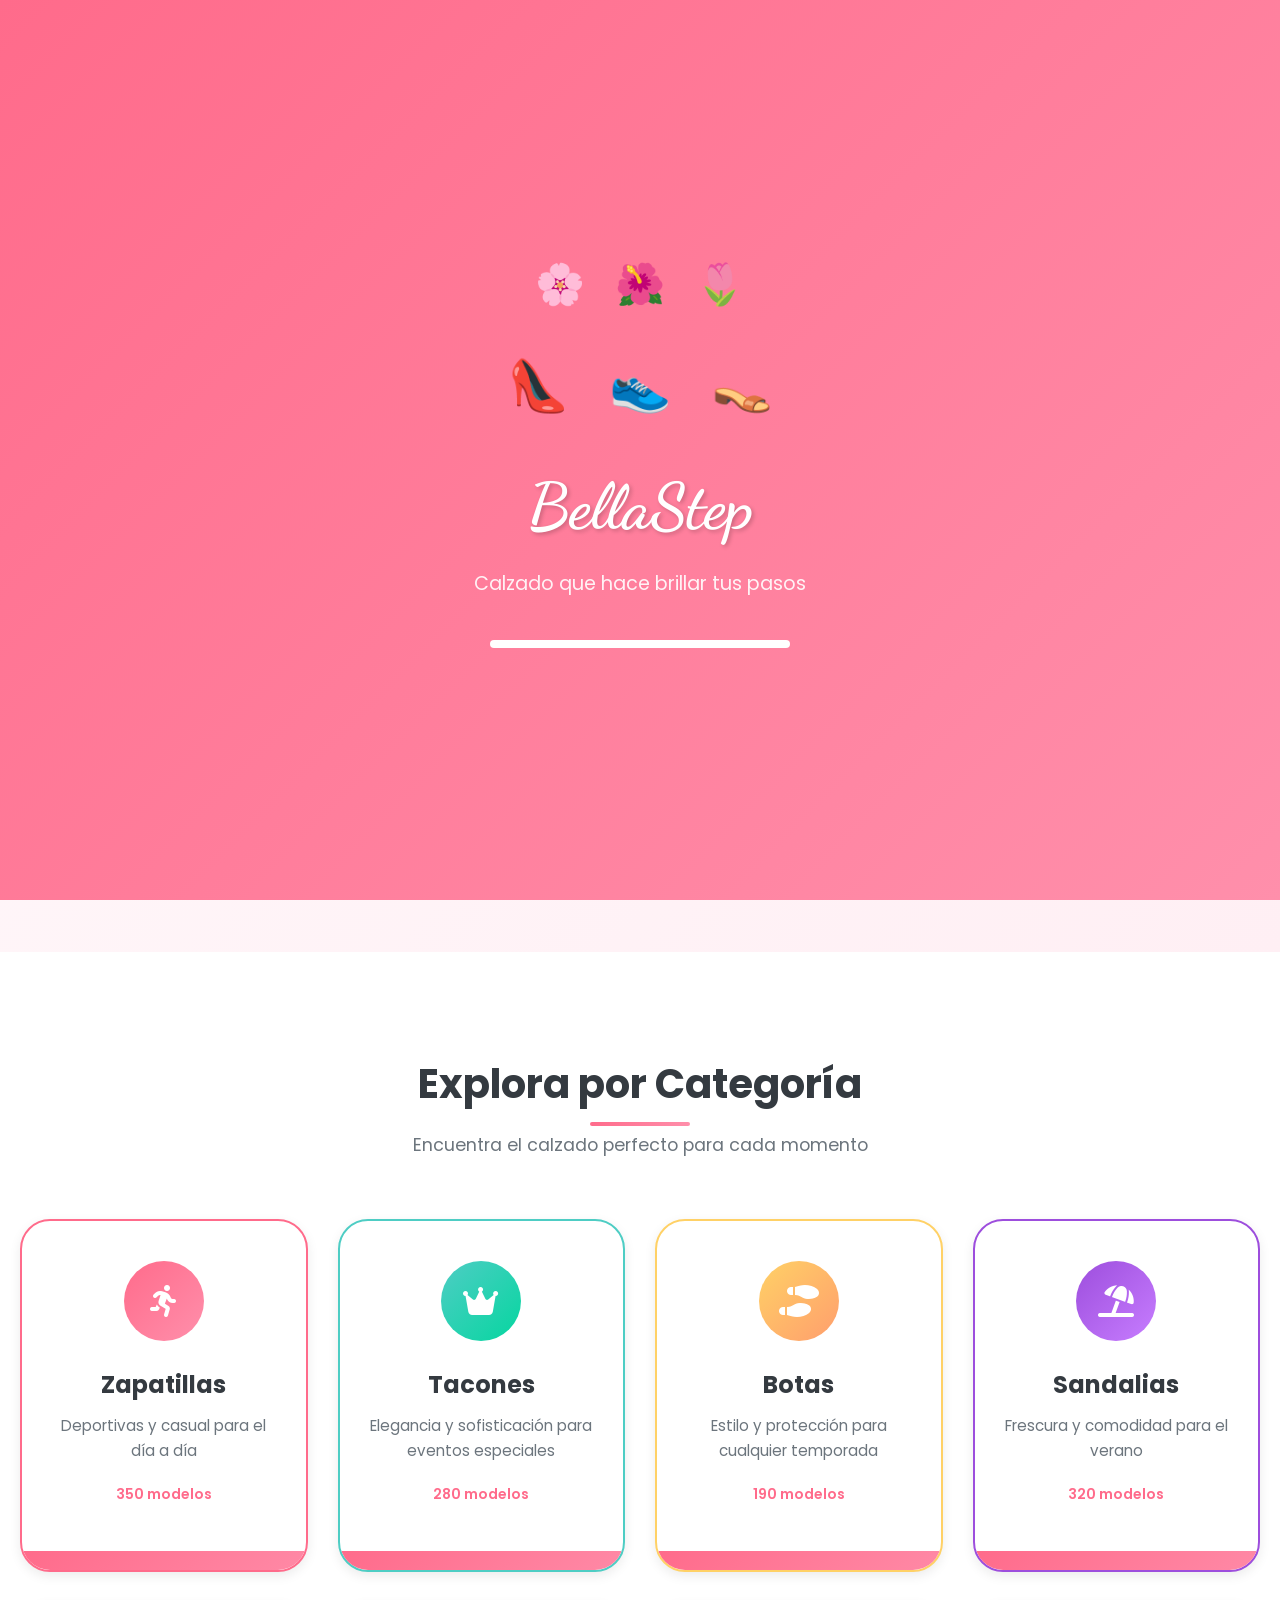
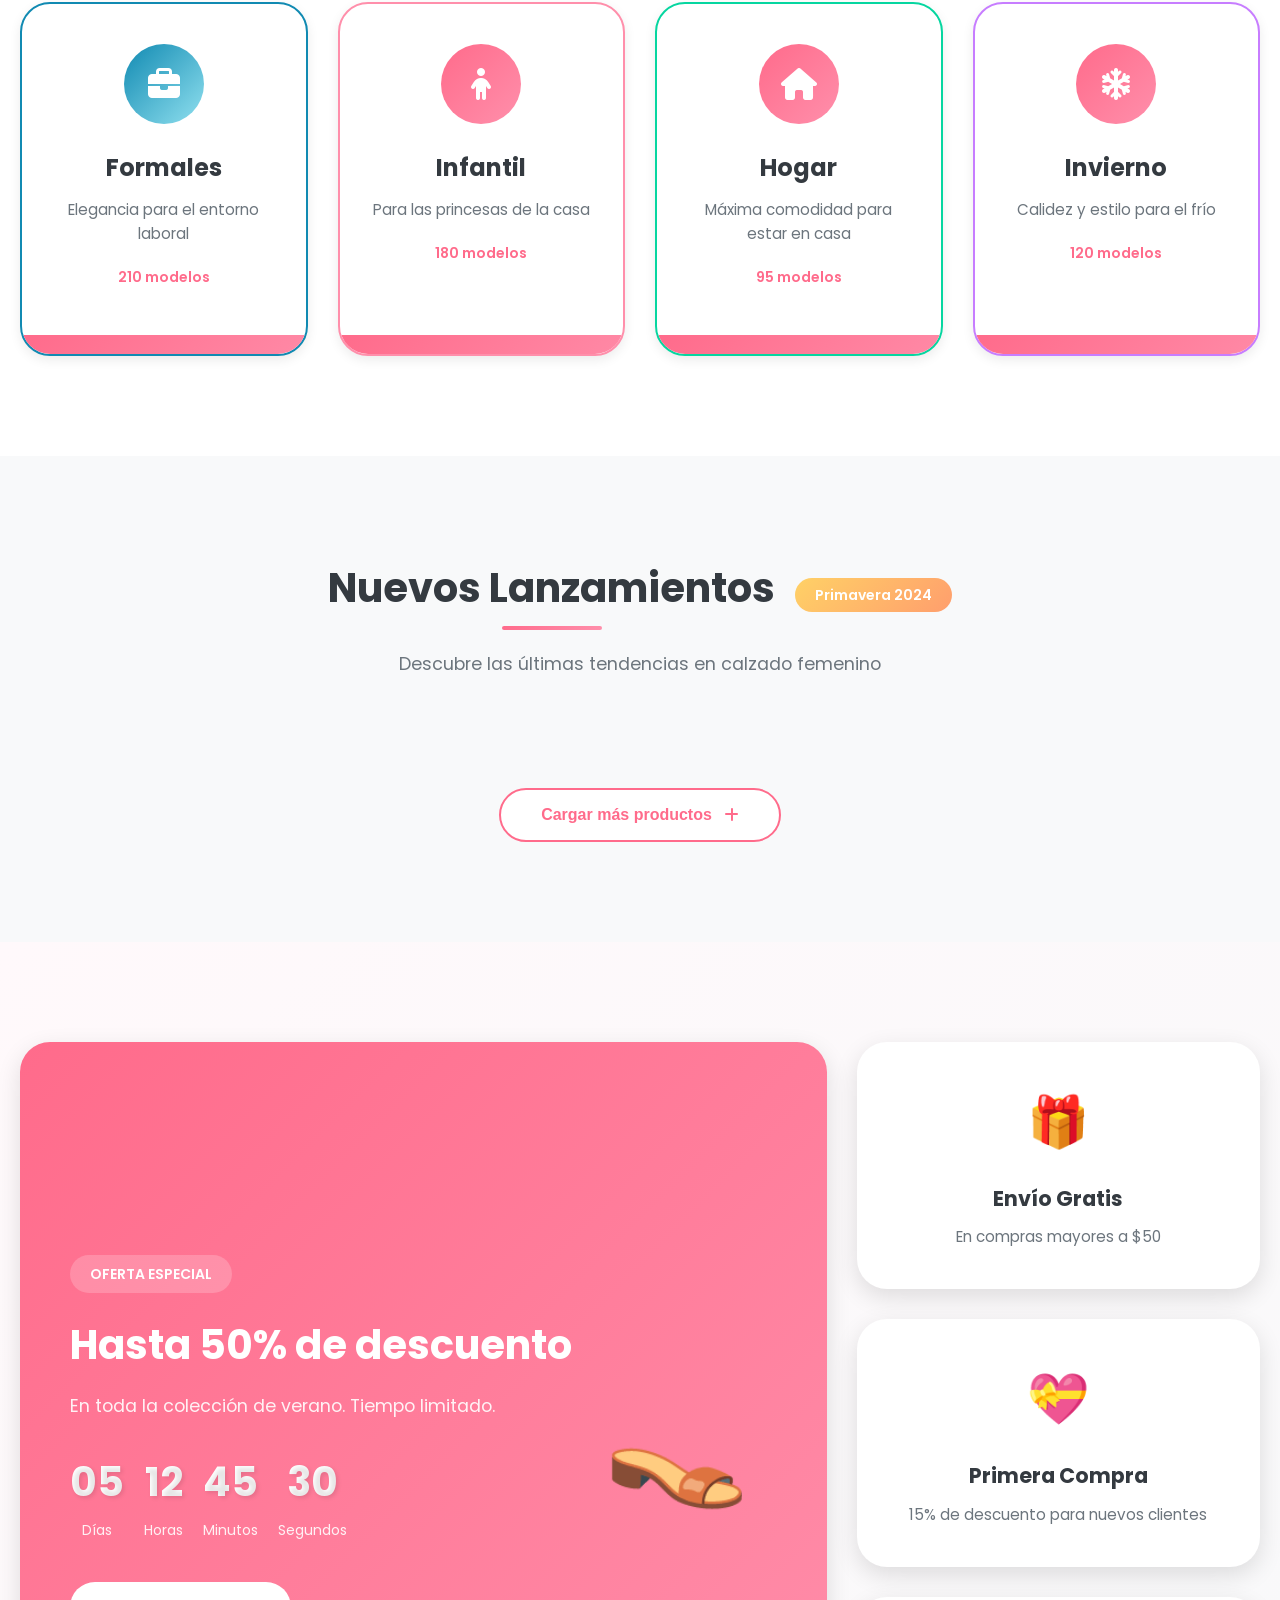
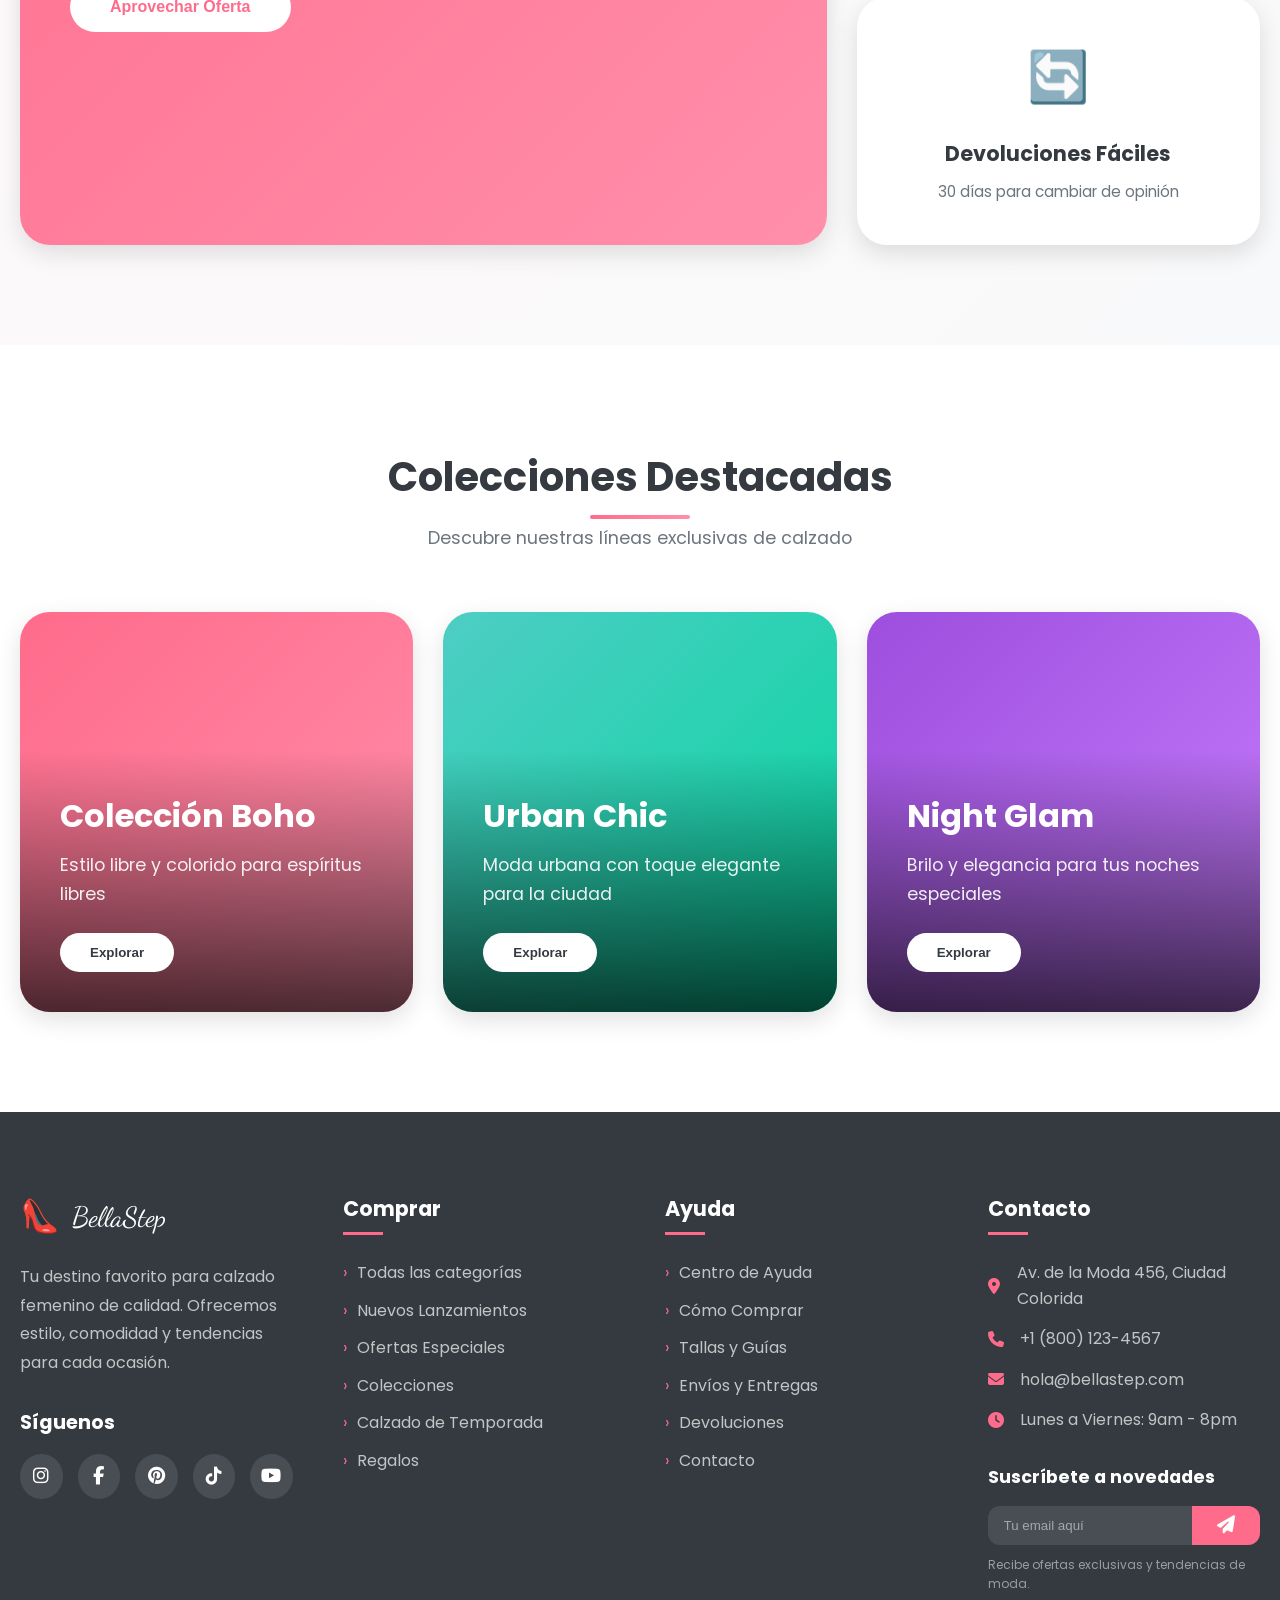
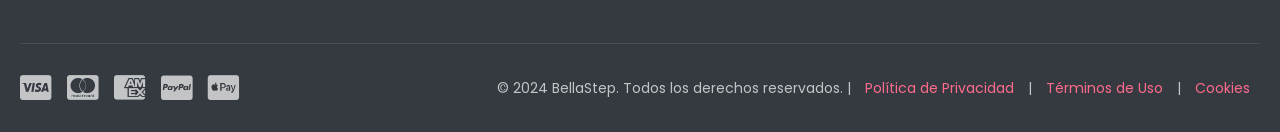
<file: index.html>
<!DOCTYPE html>
<html lang="es">
<head>
    <meta charset="UTF-8">
    <meta name="viewport" content="width=device-width, initial-scale=1.0">
    <title>BellaStep | Calzado Femenino Colorido</title>
    <link rel="stylesheet" href="styles.css">
    <link rel="stylesheet" href="https://cdnjs.cloudflare.com/ajax/libs/font-awesome/6.4.0/css/all.min.css">
    <link href="https://fonts.googleapis.com/css2?family=Poppins:wght@300;400;500;600;700;800&family=Dancing+Script:wght@400;500;600;700&family=Quicksand:wght@400;500;600;700&display=swap" rel="stylesheet">
    <link rel="icon" type="image/x-icon" href="data:image/svg+xml,<svg xmlns=%22http://www.w3.org/2000/svg%22 viewBox=%220 0 100 100%22><text y=%22.9em%22 font-size=%2290%22>👠</text></svg>">
</head>
<body>
    <!-- Loader de bienvenida -->
    <div class="welcome-loader" id="welcomeLoader">
        <div class="loader-content">
            <div class="flowers">
                <div class="flower">🌸</div>
                <div class="flower">🌺</div>
                <div class="flower">🌷</div>
            </div>
            <div class="shoes-float">
                <div class="shoe">👠</div>
                <div class="shoe">👟</div>
                <div class="shoe">👡</div>
            </div>
            <h1 class="loader-title">BellaStep</h1>
            <p class="loader-subtitle">Calzado que hace brillar tus pasos</p>
            <div class="progress-bar">
                <div class="progress-fill"></div>
            </div>
        </div>
    </div>

    <!-- Navegación principal -->
    <nav class="main-nav" id="mainNav">
        <div class="nav-container">
            <div class="logo-section">
                <div class="logo">
                    <span class="logo-icon">👠</span>
                    <span class="logo-text">BellaStep</span>
                </div>
                <div class="tagline">Donde cada paso tiene estilo</div>
            </div>
            
            <div class="nav-menu">
                <a href="#inicio" class="nav-link active"><i class="fas fa-home"></i> <span>Inicio</span></a>
                <a href="#categorias" class="nav-link"><i class="fas fa-shoe-prints"></i> <span>Categorías</span></a>
                <a href="#nuevo" class="nav-link"><i class="fas fa-star"></i> <span>Nuevo</span></a>
                <a href="#ofertas" class="nav-link"><i class="fas fa-tag"></i> <span>Ofertas</span></a>
                <a href="#colecciones" class="nav-link"><i class="fas fa-heart"></i> <span>Colecciones</span></a>
            </div>
            
            <div class="nav-actions">
                <div class="user-section" id="userSection">
                    <div class="user-btn" id="userBtn">
                        <i class="fas fa-user-circle"></i>
                        <div class="user-text">
                            <span class="login-text">Hola, inicia sesión</span>
                            <span class="user-name" id="userGreeting">Mi cuenta</span>
                        </div>
                        <i class="fas fa-chevron-down"></i>
                    </div>
                    
                    <div class="user-dropdown" id="userDropdown">
                        <div class="user-info" id="userInfo" style="display: none;">
                            <div class="user-avatar">
                                <i class="fas fa-user"></i>
                            </div>
                            <div class="user-details">
                                <h4 id="displayName">Usuario</h4>
                                <p id="displayEmail">correo@ejemplo.com</p>
                            </div>
                        </div>
                        
                        <div class="dropdown-links">
                            <a href="#" class="dropdown-link" id="loginLink"><i class="fas fa-sign-in-alt"></i> Iniciar Sesión</a>
                            <a href="#" class="dropdown-link" id="registerLink"><i class="fas fa-user-plus"></i> Registrarse</a>
                            <a href="#" class="dropdown-link" id="myAccountLink" style="display: none;"><i class="fas fa-user"></i> Mi Cuenta</a>
                            <a href="#" class="dropdown-link" id="myOrdersLink" style="display: none;"><i class="fas fa-shopping-bag"></i> Mis Pedidos</a>
                            <a href="#" class="dropdown-link" id="wishlistLink"><i class="fas fa-heart"></i> Lista de Deseos</a>
                            <a href="#" class="dropdown-link" id="logoutLink" style="display: none;"><i class="fas fa-sign-out-alt"></i> Cerrar Sesión</a>
                        </div>
                    </div>
                </div>
                
                <div class="action-icons">
                    <div class="icon-wrapper" id="wishlistBtn">
                        <i class="fas fa-heart"></i>
                        <span class="icon-badge" id="wishlistCount">3</span>
                    </div>
                    
                    <div class="icon-wrapper" id="cartBtn">
                        <i class="fas fa-shopping-bag"></i>
                        <span class="icon-badge" id="cartCount">2</span>
                    </div>
                    
                    <div class="menu-toggle" id="menuToggle">
                        <div class="hamburger">
                            <span></span>
                            <span></span>
                            <span></span>
                        </div>
                    </div>
                </div>
            </div>
        </div>
    </nav>

    <!-- Header principal -->
    <header class="main-header" id="inicio">
        <div class="header-content">
            <div class="header-text">
                <h1 class="main-title">
                    <span class="title-line">Descubre el</span>
                    <span class="title-line color-1">calzado</span>
                    <span class="title-line color-2">que</span>
                    <span class="title-line color-3">expresa</span>
                    <span class="title-line color-4">tu esencia</span>
                </h1>
                <p class="header-subtitle">
                    Desde zapatillas deportivas hasta tacones elegantes, tenemos el par perfecto para cada ocasión de tu vida.
                </p>
                
                <div class="header-actions">
                    <button class="btn-primary" id="exploreBtn">
                        <span>Explorar Colección</span>
                        <i class="fas fa-arrow-right"></i>
                    </button>
                    <button class="btn-secondary" id="videoBtn">
                        <i class="fas fa-play"></i>
                        <span>Ver Video</span>
                    </button>
                </div>
                
                <div class="header-stats">
                    <div class="stat">
                        <div class="stat-number">2,500+</div>
                        <div class="stat-label">Modelos únicos</div>
                    </div>
                    <div class="stat">
                        <div class="stat-number">50+</div>
                        <div class="stat-label">Marcas exclusivas</div>
                    </div>
                    <div class="stat">
                        <div class="stat-number">4.9</div>
                        <div class="stat-label">Valoración clientes</div>
                    </div>
                </div>
            </div>
            
            <div class="header-image">
                <div class="shoe-showcase">
                    <div class="showcase-shoe main-shoe">
                        <div class="shoe-img">👠</div>
                        <div class="shoe-info">
                            <h3>Tacón Elegante</h3>
                            <p>Colección Primavera 2024</p>
                            <div class="shoe-price">$89.99</div>
                        </div>
                    </div>
                    
                    <div class="shoe-showcase-grid">
                        <div class="showcase-item">
                            <div class="item-img">👟</div>
                            <div class="item-badge new">NUEVO</div>
                        </div>
                        <div class="showcase-item">
                            <div class="item-img">🥿</div>
                            <div class="item-badge sale">-30%</div>
                        </div>
                        <div class="showcase-item">
                            <div class="item-img">👡</div>
                            <div class="item-badge trend">TENDENCIA</div>
                        </div>
                        <div class="showcase-item">
                            <div class="item-img">👢</div>
                            <div class="item-badge eco">ECO</div>
                        </div>
                    </div>
                </div>
            </div>
        </div>
        
        <div class="header-decoration">
            <div class="decoration-circle circle-1"></div>
            <div class="decoration-circle circle-2"></div>
            <div class="decoration-circle circle-3"></div>
            <div class="flower-decoration">🌸</div>
            <div class="flower-decoration">🌺</div>
            <div class="flower-decoration">🌷</div>
        </div>
    </header>

    <!-- Sección de Categorías -->
    <section class="categories-section" id="categorias">
        <div class="section-header">
            <h2 class="section-title">Explora por Categoría</h2>
            <p class="section-subtitle">Encuentra el calzado perfecto para cada momento</p>
        </div>
        
        <div class="categories-grid">
            <div class="category-card category-1">
                <div class="category-icon">
                    <i class="fas fa-running"></i>
                </div>
                <h3>Zapatillas</h3>
                <p>Deportivas y casual para el día a día</p>
                <div class="category-count">350 modelos</div>
                <div class="category-hover">
                    <button class="btn-view" onclick="window.location.href='catalogo.html?cat=zapatillas'">Ver Colección</button>
                </div>
            </div>
            
            <div class="category-card category-2">
                <div class="category-icon">
                    <i class="fas fa-crown"></i>
                </div>
                <h3>Tacones</h3>
                <p>Elegancia y sofisticación para eventos especiales</p>
                <div class="category-count">280 modelos</div>
                <div class="category-hover">
                    <button class="btn-view" onclick="window.location.href='catalogo.html?cat=tacones'">Ver Colección</button>
                </div>
            </div>
            
            <div class="category-card category-3">
                <div class="category-icon">
                    <i class="fas fa-shoe-prints"></i>
                </div>
                <h3>Botas</h3>
                <p>Estilo y protección para cualquier temporada</p>
                <div class="category-count">190 modelos</div>
                <div class="category-hover">
<button class="btn-view" onclick="location.href='catalogo.html?cat=botas'">
    Ver Colección
</button>                </div>
            </div>
            
            <div class="category-card category-4">
                <div class="category-icon">
                    <i class="fas fa-umbrella-beach"></i>
                </div>
                <h3>Sandalias</h3>
                <p>Frescura y comodidad para el verano</p>
                <div class="category-count">320 modelos</div>
                <div class="category-hover">
<button class="btn-view" onclick="location.href='catalogo.html?cat=sandalias'">
    Ver Colección
</button>                </div>
            </div>
            
            <div class="category-card category-5">
                <div class="category-icon">
                    <i class="fas fa-briefcase"></i>
                </div>
                <h3>Formales</h3>
                <p>Elegancia para el entorno laboral</p>
                <div class="category-count">210 modelos</div>
                <div class="category-hover">
<button class="btn-view" onclick="location.href='catalogo.html?cat=formales'">
    Ver Colección
</button>                </div>
            </div>
            
            <div class="category-card category-6">
                <div class="category-icon">
                    <i class="fas fa-child"></i>
                </div>
                <h3>Infantil</h3>
                <p>Para las princesas de la casa</p>
                <div class="category-count">180 modelos</div>
                <div class="category-hover">
<button class="btn-view" onclick="location.href='catalogo.html?cat=infantil'">
    Ver Colección
</button>                </div>
            </div>
            
            <div class="category-card category-7">
                <div class="category-icon">
                    <i class="fas fa-home"></i>
                </div>
                <h3>Hogar</h3>
                <p>Máxima comodidad para estar en casa</p>
                <div class="category-count">95 modelos</div>
                <div class="category-hover">
                    <button class="btn-view">Ver Colección</button>
                </div>
            </div>
            
            <div class="category-card category-8">
                <div class="category-icon">
                    <i class="fas fa-snowflake"></i>
                </div>
                <h3>Invierno</h3>
                <p>Calidez y estilo para el frío</p>
                <div class="category-count">120 modelos</div>
                <div class="category-hover">
                    <button class="btn-view">Ver Colección</button>
                </div>
            </div>
        </div>
    </section>

    <!-- Sección de Nuevos Lanzamientos -->
    <section class="new-arrivals" id="nuevo">
        <div class="section-header">
            <div class="title-row">
                <h2 class="section-title">Nuevos Lanzamientos</h2>
                <div class="season-tag">Primavera 2024</div>
            </div>
            <p class="section-subtitle">Descubre las últimas tendencias en calzado femenino</p>
        </div>
        
        <div class="products-grid" id="productsGrid">
            <!-- Los productos se cargarán dinámicamente -->
        </div>
        
        <div class="section-footer">
            <button class="btn-load-more" id="loadMoreBtn">
                <span>Cargar más productos</span>
                <i class="fas fa-plus"></i>
            </button>
        </div>
    </section>

    <!-- Sección de Ofertas -->
    <section class="offers-section" id="ofertas">
        <div class="offers-container">
            <div class="offer-card offer-main">
                <div class="offer-content">
                    <div class="offer-tag">OFERTA ESPECIAL</div>
                    <h2 class="offer-title">Hasta 50% de descuento</h2>
                    <p class="offer-description">En toda la colección de verano. Tiempo limitado.</p>
                    <div class="offer-timer" id="offerTimer">
                        <div class="timer-item">
                            <div class="timer-value" id="days">05</div>
                            <div class="timer-label">Días</div>
                        </div>
                        <div class="timer-item">
                            <div class="timer-value" id="hours">12</div>
                            <div class="timer-label">Horas</div>
                        </div>
                        <div class="timer-item">
                            <div class="timer-value" id="minutes">45</div>
                            <div class="timer-label">Minutos</div>
                        </div>
                        <div class="timer-item">
                            <div class="timer-value" id="seconds">30</div>
                            <div class="timer-label">Segundos</div>
                        </div>
                    </div>
                    <button class="btn-offer">Aprovechar Oferta</button>
                </div>
                <div class="offer-image">
                    <div class="shoe-display">👡</div>
                </div>
            </div>
            
            <div class="offers-side">
                <div class="offer-card offer-small">
                    <div class="offer-icon">🎁</div>
                    <h3>Envío Gratis</h3>
                    <p>En compras mayores a $50</p>
                </div>
                
                <div class="offer-card offer-small">
                    <div class="offer-icon">💝</div>
                    <h3>Primera Compra</h3>
                    <p>15% de descuento para nuevos clientes</p>
                </div>
                
                <div class="offer-card offer-small">
                    <div class="offer-icon">🔄</div>
                    <h3>Devoluciones Fáciles</h3>
                    <p>30 días para cambiar de opinión</p>
                </div>
            </div>
        </div>
    </section>

    <!-- Sección de Colecciones -->
    <section class="collections-section" id="colecciones">
        <div class="section-header">
            <h2 class="section-title">Colecciones Destacadas</h2>
            <p class="section-subtitle">Descubre nuestras líneas exclusivas de calzado</p>
        </div>
        
        <div class="collections-grid">
            <div class="collection-card collection-1">
                <div class="collection-content">
                    <h3>Colección Boho</h3>
                    <p>Estilo libre y colorido para espíritus libres</p>
                    <button class="btn-collection">Explorar</button>
                </div>
            </div>
            
            <div class="collection-card collection-2">
                <div class="collection-content">
                    <h3>Urban Chic</h3>
                    <p>Moda urbana con toque elegante para la ciudad</p>
                    <button class="btn-collection">Explorar</button>
                </div>
            </div>
            
            <div class="collection-card collection-3">
                <div class="collection-content">
                    <h3>Night Glam</h3>
                    <p>Brilo y elegancia para tus noches especiales</p>
                    <button class="btn-collection">Explorar</button>
                </div>
            </div>
        </div>
    </section>

    <!-- Modal de Autenticación -->
    <div class="auth-modal" id="authModal">
        <div class="modal-overlay"></div>
        <div class="modal-container">
            <div class="modal-header">
                <div class="modal-tabs">
                    <button class="tab-btn active" data-tab="login">Iniciar Sesión</button>
                    <button class="tab-btn" data-tab="register">Registrarse</button>
                </div>
                <button class="close-modal" id="closeModal">&times;</button>
            </div>
            
            <div class="modal-body">
                <div class="tab-content active" id="loginTab">
                    <div class="social-login">
                        <button class="social-btn fb-btn">
                            <i class="fab fa-facebook-f"></i>
                            <span>Continuar con Facebook</span>
                        </button>
                        <button class="social-btn google-btn">
                            <i class="fab fa-google"></i>
                            <span>Continuar con Google</span>
                        </button>
                    </div>
                    
                    <div class="divider">
                        <span>o ingresa con tu email</span>
                    </div>
                    
                    <form id="loginForm" class="auth-form">
                        <div class="form-group">
                            <label for="loginEmail">Email</label>
                            <div class="input-with-icon">
                                <i class="fas fa-envelope"></i>
                                <input type="email" id="loginEmail" placeholder="tucorreo@ejemplo.com" required>
                            </div>
                        </div>
                        
                        <div class="form-group">
                            <label for="loginPassword">Contraseña</label>
                            <div class="input-with-icon">
                                <i class="fas fa-lock"></i>
                                <input type="password" id="loginPassword" placeholder="Tu contraseña" required>
                                <button type="button" class="toggle-password" data-target="loginPassword">
                                    <i class="fas fa-eye"></i>
                                </button>
                            </div>
                            <div class="form-options">
                                <label class="checkbox">
                                    <input type="checkbox" id="rememberMe">
                                    <span>Recordarme</span>
                                </label>
                                <a href="#" class="forgot-link">¿Olvidaste tu contraseña?</a>
                            </div>
                        </div>
                        
                        <button type="submit" class="btn-submit">
                            <span>Iniciar Sesión</span>
                            <i class="fas fa-arrow-right"></i>
                        </button>
                    </form>
                </div>
                
                <div class="tab-content" id="registerTab">
                    <form id="registerForm" class="auth-form">
                        <div class="form-group">
                            <label for="registerName">Nombre Completo</label>
                            <div class="input-with-icon">
                                <i class="fas fa-user"></i>
                                <input type="text" id="registerName" placeholder="Tu nombre completo" required>
                            </div>
                        </div>
                        
                        <div class="form-group">
                            <label for="registerEmail">Email</label>
                            <div class="input-with-icon">
                                <i class="fas fa-envelope"></i>
                                <input type="email" id="registerEmail" placeholder="tucorreo@ejemplo.com" required>
                            </div>
                        </div>
                        
                        <div class="form-group">
                            <label for="registerPassword">Contraseña</label>
                            <div class="input-with-icon">
                                <i class="fas fa-lock"></i>
                                <input type="password" id="registerPassword" placeholder="Crea una contraseña" required>
                                <button type="button" class="toggle-password" data-target="registerPassword">
                                    <i class="fas fa-eye"></i>
                                </button>
                            </div>
                        </div>
                        
                        <div class="form-group">
                            <label for="registerConfirm">Confirmar Contraseña</label>
                            <div class="input-with-icon">
                                <i class="fas fa-lock"></i>
                                <input type="password" id="registerConfirm" placeholder="Repite tu contraseña" required>
                                <button type="button" class="toggle-password" data-target="registerConfirm">
                                    <i class="fas fa-eye"></i>
                                </button>
                            </div>
                        </div>
                        
                        <div class="form-group">
                            <label class="checkbox">
                                <input type="checkbox" id="acceptTerms" required>
                                <span>Acepto los <a href="#">Términos y Condiciones</a> y la <a href="#">Política de Privacidad</a></span>
                            </label>
                            
                            <label class="checkbox">
                                <input type="checkbox" id="newsletter">
                                <span>Quiero recibir ofertas y novedades por email</span>
                            </label>
                        </div>
                        
                        <button type="submit" class="btn-submit">
                            <span>Crear Cuenta</span>
                            <i class="fas fa-user-plus"></i>
                        </button>
                    </form>
                </div>
            </div>
            
            <div class="modal-footer">
                <p>Al registrarte aceptas nuestros <a href="#">Términos de Uso</a> y <a href="#">Política de Privacidad</a></p>
            </div>
        </div>
    </div>

    <!-- Footer -->
    <footer class="main-footer">
        <div class="footer-content">
            <div class="footer-section">
                <div class="footer-logo">
                    <span class="logo-icon">👠</span>
                    <span class="logo-text">BellaStep</span>
                </div>
                <p class="footer-description">
                    Tu destino favorito para calzado femenino de calidad. Ofrecemos estilo, comodidad y tendencias para cada ocasión.
                </p>
                
                <div class="social-section">
                    <h4>Síguenos</h4>
                    <div class="social-links">
                        <a href="#" class="social-link"><i class="fab fa-instagram"></i></a>
                        <a href="#" class="social-link"><i class="fab fa-facebook-f"></i></a>
                        <a href="#" class="social-link"><i class="fab fa-pinterest"></i></a>
                        <a href="#" class="social-link"><i class="fab fa-tiktok"></i></a>
                        <a href="#" class="social-link"><i class="fab fa-youtube"></i></a>
                    </div>
                </div>
            </div>
            
            <div class="footer-section">
                <h3>Comprar</h3>
                <ul class="footer-links">
                    <li><a href="#categorias">Todas las categorías</a></li>
                    <li><a href="#nuevo">Nuevos Lanzamientos</a></li>
                    <li><a href="#ofertas">Ofertas Especiales</a></li>
                    <li><a href="#colecciones">Colecciones</a></li>
                    <li><a href="#">Calzado de Temporada</a></li>
                    <li><a href="#">Regalos</a></li>
                </ul>
            </div>
            
            <div class="footer-section">
                <h3>Ayuda</h3>
                <ul class="footer-links">
                    <li><a href="#">Centro de Ayuda</a></li>
                    <li><a href="#">Cómo Comprar</a></li>
                    <li><a href="#">Tallas y Guías</a></li>
                    <li><a href="#">Envíos y Entregas</a></li>
                    <li><a href="#">Devoluciones</a></li>
                    <li><a href="#">Contacto</a></li>
                </ul>
            </div>
            
            <div class="footer-section">
                <h3>Contacto</h3>
                <div class="contact-info">
                    <p><i class="fas fa-map-marker-alt"></i> Av. de la Moda 456, Ciudad Colorida</p>
                    <p><i class="fas fa-phone"></i> +1 (800) 123-4567</p>
                    <p><i class="fas fa-envelope"></i> hola@bellastep.com</p>
                    <p><i class="fas fa-clock"></i> Lunes a Viernes: 9am - 8pm</p>
                </div>
                
                <div class="newsletter">
                    <h4>Suscríbete a novedades</h4>
                    <div class="newsletter-form">
                        <input type="email" placeholder="Tu email aquí">
                        <button type="submit">
                            <i class="fas fa-paper-plane"></i>
                        </button>
                    </div>
                    <p class="newsletter-note">Recibe ofertas exclusivas y tendencias de moda.</p>
                </div>
            </div>
        </div>
        
        <div class="footer-bottom">
            <div class="payment-methods">
                <i class="fab fa-cc-visa"></i>
                <i class="fab fa-cc-mastercard"></i>
                <i class="fab fa-cc-amex"></i>
                <i class="fab fa-cc-paypal"></i>
                <i class="fab fa-cc-apple-pay"></i>
            </div>
            
            <div class="copyright">
                <p>&copy; 2024 BellaStep. Todos los derechos reservados. | 
                    <a href="#">Política de Privacidad</a> | 
                    <a href="#">Términos de Uso</a> | 
                    <a href="#">Cookies</a>
                </p>
            </div>
        </div>
    </footer>

    <!-- Notificaciones -->
    <div class="notifications-container" id="notificationsContainer"></div>

    <!-- Scripts -->
    <script src="script.js"></script>
    
</body>
</html>
</file>
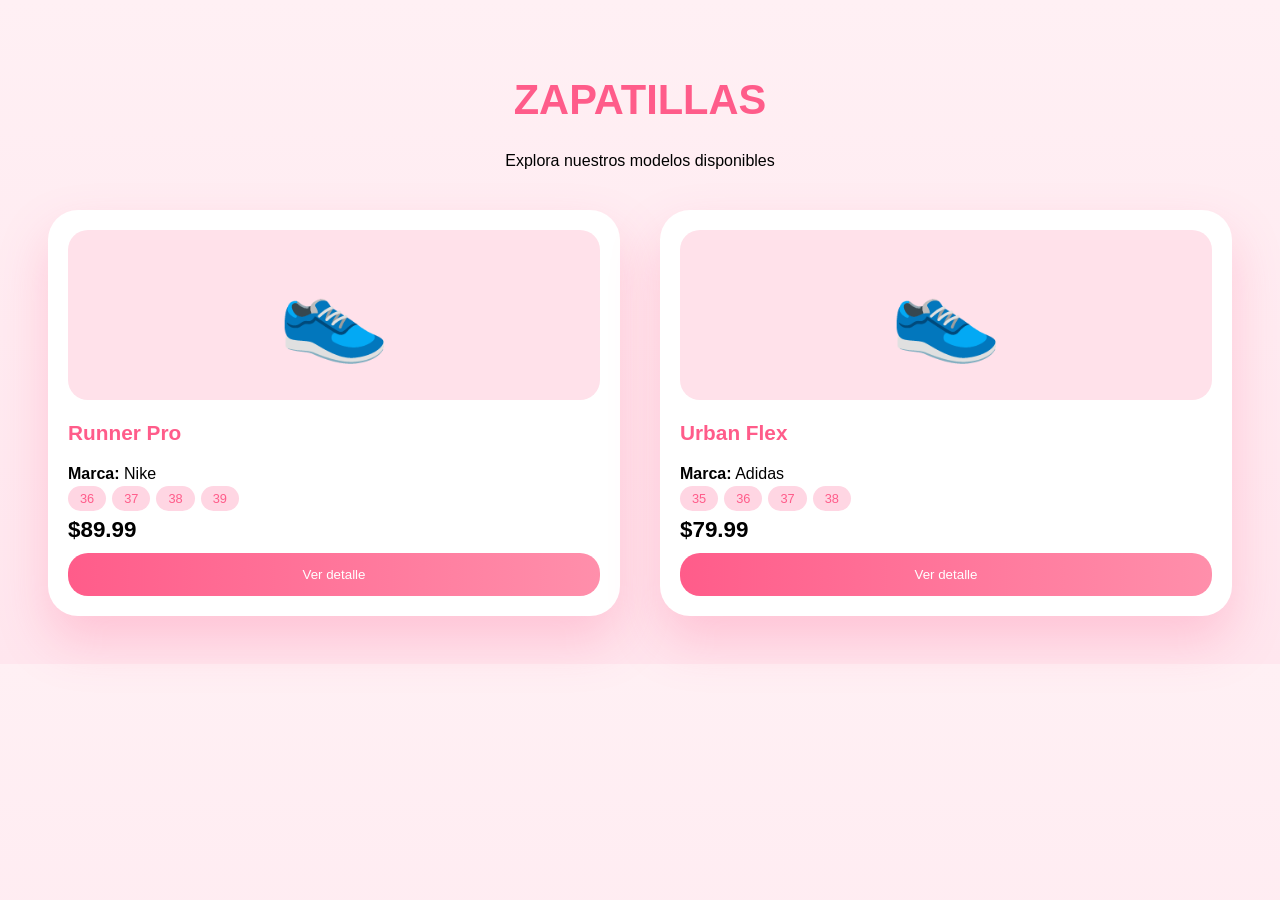
<file: catalogo.html>
<!DOCTYPE html>
<html lang="es">
<head>
    <meta charset="UTF-8">
    <title>Catálogo | BellaStep</title>
    <meta name="viewport" content="width=device-width, initial-scale=1.0">

    <link rel="stylesheet" href="catalogo.css">
</head>
<body>

<header class="catalog-header">
    <h1 id="catalogTitle">CATÁLOGO</h1>
    <p id="catalogSubtitle">Explora nuestros modelos disponibles</p>
</header>

<section class="catalog-container" id="catalogContainer">
    <!-- Tarjetas dinámicas -->
</section>

<script src="catalogo.js"></script>
</body>
</html>
</file>
<file: styles.css>
/* Variables de colores vibrantes */
:root {
    --color-primary: #FF6B8B;
    --color-secondary: #4ECDC4;
    --color-accent: #FFD166;
    --color-purple: #9D4EDD;
    --color-pink: #FF8FAB;
    --color-teal: #06D6A0;
    --color-blue: #118AB2;
    --color-orange: #FF9E6D;
    --color-lavender: #C77DFF;
    --color-mint: #90E0EF;
    
    --color-light: #FFF9FB;
    --color-light-2: #F8F9FA;
    --color-dark: #343A40;
    --color-gray: #6C757D;
    --color-gray-light: #E9ECEF;
    
    --gradient-1: linear-gradient(135deg, #FF6B8B, #FF8FAB);
    --gradient-2: linear-gradient(135deg, #4ECDC4, #06D6A0);
    --gradient-3: linear-gradient(135deg, #FFD166, #FF9E6D);
    --gradient-4: linear-gradient(135deg, #9D4EDD, #C77DFF);
    --gradient-5: linear-gradient(135deg, #118AB2, #90E0EF);
    
    --shadow-sm: 0 4px 12px rgba(0, 0, 0, 0.08);
    --shadow-md: 0 8px 24px rgba(0, 0, 0, 0.12);
    --shadow-lg: 0 16px 48px rgba(0, 0, 0, 0.16);
    --shadow-xl: 0 24px 64px rgba(0, 0, 0, 0.2);
    
    --radius-sm: 12px;
    --radius-md: 20px;
    --radius-lg: 30px;
    --radius-xl: 50px;
    
    --font-primary: 'Poppins', sans-serif;
    --font-secondary: 'Dancing Script', cursive;
    --font-tertiary: 'Quicksand', sans-serif;
}

/* Reset y estilos base */
* {
    margin: 0;
    padding: 0;
    box-sizing: border-box;
}

body {
    font-family: var(--font-primary);
    background-color: var(--color-light);
    color: var(--color-dark);
    overflow-x: hidden;
    line-height: 1.6;
}

/* Loader de bienvenida */
.welcome-loader {
    position: fixed;
    top: 0;
    left: 0;
    width: 100%;
    height: 100%;
    background: var(--gradient-1);
    display: flex;
    justify-content: center;
    align-items: center;
    z-index: 9999;
    transition: opacity 0.5s, visibility 0.5s;
}

.loader-content {
    text-align: center;
    color: white;
}

.flowers {
    display: flex;
    justify-content: center;
    gap: 30px;
    margin-bottom: 30px;
    animation: float 3s ease-in-out infinite;
}

.flower {
    font-size: 40px;
    animation: spin 4s linear infinite;
}

.flowers .flower:nth-child(2) {
    animation-delay: 0.5s;
}

.flowers .flower:nth-child(3) {
    animation-delay: 1s;
}

.shoes-float {
    display: flex;
    justify-content: center;
    gap: 40px;
    margin-bottom: 30px;
}

.shoe {
    font-size: 50px;
    animation: bounce 2s ease-in-out infinite;
}

.shoes-float .shoe:nth-child(2) {
    animation-delay: 0.3s;
}

.shoes-float .shoe:nth-child(3) {
    animation-delay: 0.6s;
}

.loader-title {
    font-family: var(--font-secondary);
    font-size: 4rem;
    margin-bottom: 10px;
    text-shadow: 2px 2px 4px rgba(0, 0, 0, 0.2);
}

.loader-subtitle {
    font-size: 1.2rem;
    margin-bottom: 40px;
    opacity: 0.9;
}

.progress-bar {
    width: 300px;
    height: 8px;
    background: rgba(255, 255, 255, 0.3);
    border-radius: 4px;
    overflow: hidden;
    margin: 0 auto;
}

.progress-fill {
    height: 100%;
    background: white;
    width: 0%;
    animation: progress 2s ease-in-out forwards;
}

/* Navegación principal */
.main-nav {
    background: white;
    box-shadow: var(--shadow-sm);
    position: fixed;
    top: 0;
    width: 100%;
    z-index: 1000;
    padding: 15px 0;
    transition: all 0.3s;
}

.nav-container {
    max-width: 1400px;
    margin: 0 auto;
    padding: 0 20px;
    display: flex;
    justify-content: space-between;
    align-items: center;
}

.logo-section {
    display: flex;
    align-items: center;
    gap: 15px;
}

.logo {
    display: flex;
    align-items: center;
    gap: 10px;
    font-family: var(--font-secondary);
    font-size: 28px;
    font-weight: 700;
    color: var(--color-primary);
}

.logo-icon {
    font-size: 32px;
    animation: wiggle 3s ease-in-out infinite;
}

.tagline {
    font-family: var(--font-tertiary);
    font-size: 14px;
    color: var(--color-gray);
    font-weight: 500;
}

.nav-menu {
    display: flex;
    gap: 25px;
}

.nav-link {
    display: flex;
    align-items: center;
    gap: 8px;
    color: var(--color-dark);
    text-decoration: none;
    font-weight: 500;
    padding: 8px 16px;
    border-radius: var(--radius-sm);
    transition: all 0.3s;
    position: relative;
}

.nav-link:hover {
    background: var(--color-gray-light);
    color: var(--color-primary);
}

.nav-link.active {
    background: var(--gradient-1);
    color: white;
}

.nav-link.active::after {
    content: '';
    position: absolute;
    bottom: -5px;
    left: 50%;
    transform: translateX(-50%);
    width: 6px;
    height: 6px;
    background: var(--color-primary);
    border-radius: 50%;
}

.nav-actions {
    display: flex;
    align-items: center;
    gap: 20px;
}

.user-section {
    position: relative;
}

.user-btn {
    display: flex;
    align-items: center;
    gap: 12px;
    padding: 8px 16px;
    background: var(--color-light-2);
    border-radius: var(--radius-sm);
    cursor: pointer;
    transition: all 0.3s;
    min-width: 180px;
}

.user-btn:hover {
    background: var(--color-gray-light);
}

.user-text {
    flex: 1;
    display: flex;
    flex-direction: column;
}

.login-text {
    font-size: 12px;
    color: var(--color-gray);
}

.user-name {
    font-weight: 600;
    color: var(--color-dark);
}

.user-dropdown {
    position: absolute;
    top: 100%;
    left: 0;
    width: 280px;
    background: white;
    border-radius: var(--radius-md);
    box-shadow: var(--shadow-lg);
    margin-top: 10px;
    opacity: 0;
    visibility: hidden;
    transform: translateY(-10px);
    transition: all 0.3s;
    z-index: 1000;
}

.user-section:hover .user-dropdown {
    opacity: 1;
    visibility: visible;
    transform: translateY(0);
}

.user-info {
    padding: 20px;
    border-bottom: 1px solid var(--color-gray-light);
    display: flex;
    align-items: center;
    gap: 15px;
}

.user-avatar {
    width: 50px;
    height: 50px;
    background: var(--gradient-1);
    border-radius: 50%;
    display: flex;
    align-items: center;
    justify-content: center;
    color: white;
    font-size: 20px;
}

.user-details h4 {
    font-size: 16px;
    margin-bottom: 4px;
}

.user-details p {
    font-size: 12px;
    color: var(--color-gray);
}

.dropdown-links {
    padding: 15px 0;
}

.dropdown-link {
    display: flex;
    align-items: center;
    gap: 12px;
    padding: 12px 20px;
    color: var(--color-dark);
    text-decoration: none;
    transition: all 0.3s;
}

.dropdown-link:hover {
    background: var(--color-gray-light);
    color: var(--color-primary);
}

.dropdown-link i {
    width: 20px;
    color: var(--color-primary);
}

.action-icons {
    display: flex;
    align-items: center;
    gap: 15px;
}

.icon-wrapper {
    position: relative;
    width: 45px;
    height: 45px;
    background: var(--color-light-2);
    border-radius: 50%;
    display: flex;
    align-items: center;
    justify-content: center;
    cursor: pointer;
    transition: all 0.3s;
    font-size: 18px;
    color: var(--color-dark);
}

.icon-wrapper:hover {
    background: var(--gradient-1);
    color: white;
    transform: translateY(-3px);
}

.icon-badge {
    position: absolute;
    top: -5px;
    right: -5px;
    width: 20px;
    height: 20px;
    background: var(--color-primary);
    color: white;
    font-size: 12px;
    border-radius: 50%;
    display: flex;
    align-items: center;
    justify-content: center;
    font-weight: 600;
}

.menu-toggle {
    display: none;
}

.hamburger {
    width: 30px;
    height: 20px;
    display: flex;
    flex-direction: column;
    justify-content: space-between;
    cursor: pointer;
}

.hamburger span {
    display: block;
    height: 3px;
    background: var(--color-dark);
    border-radius: 3px;
    transition: all 0.3s;
}

/* Header principal */
.main-header {
    padding: 180px 20px 100px;
    position: relative;
    overflow: hidden;
    background: linear-gradient(135deg, #FFF9FB 0%, #FFEFF4 100%);
}

.header-content {
    max-width: 1400px;
    margin: 0 auto;
    display: grid;
    grid-template-columns: 1fr 1fr;
    gap: 60px;
    align-items: center;
}

.main-title {
    font-size: 3.5rem;
    line-height: 1.2;
    margin-bottom: 25px;
}

.title-line {
    display: block;
}

.color-1 { color: var(--color-primary); }
.color-2 { color: var(--color-secondary); }
.color-3 { color: var(--color-purple); }
.color-4 { color: var(--color-orange); }

.header-subtitle {
    font-size: 1.2rem;
    color: var(--color-gray);
    margin-bottom: 40px;
    max-width: 500px;
}

.header-actions {
    display: flex;
    gap: 20px;
    margin-bottom: 50px;
}

.btn-primary {
    display: flex;
    align-items: center;
    gap: 12px;
    background: var(--gradient-1);
    color: white;
    border: none;
    padding: 16px 32px;
    font-size: 16px;
    font-weight: 600;
    border-radius: var(--radius-lg);
    cursor: pointer;
    transition: all 0.3s;
    box-shadow: var(--shadow-md);
}

.btn-primary:hover {
    transform: translateY(-3px);
    box-shadow: var(--shadow-lg);
}

.btn-secondary {
    display: flex;
    align-items: center;
    gap: 10px;
    background: white;
    color: var(--color-primary);
    border: 2px solid var(--color-primary);
    padding: 14px 28px;
    font-size: 16px;
    font-weight: 600;
    border-radius: var(--radius-lg);
    cursor: pointer;
    transition: all 0.3s;
}

.btn-secondary:hover {
    background: var(--color-primary);
    color: white;
}

.header-stats {
    display: flex;
    gap: 40px;
}

.stat {
    text-align: center;
}

.stat-number {
    font-size: 2rem;
    font-weight: 700;
    background: var(--gradient-1);
    -webkit-background-clip: text;
    -webkit-text-fill-color: transparent;
    margin-bottom: 5px;
}

.stat-label {
    font-size: 14px;
    color: var(--color-gray);
    font-weight: 500;
}

.header-image {
    position: relative;
}

.shoe-showcase {
    position: relative;
}

.main-shoe {
    background: white;
    border-radius: var(--radius-lg);
    padding: 30px;
    box-shadow: var(--shadow-lg);
    margin-bottom: 30px;
    animation: float 6s ease-in-out infinite;
}

.shoe-img {
    font-size: 80px;
    text-align: center;
    margin-bottom: 20px;
}

.shoe-info h3 {
    font-size: 1.5rem;
    margin-bottom: 8px;
    color: var(--color-dark);
}

.shoe-info p {
    color: var(--color-gray);
    margin-bottom: 15px;
}

.shoe-price {
    font-size: 1.8rem;
    font-weight: 700;
    color: var(--color-primary);
}

.shoe-showcase-grid {
    display: grid;
    grid-template-columns: repeat(2, 1fr);
    gap: 20px;
}

.showcase-item {
    background: white;
    border-radius: var(--radius-md);
    padding: 20px;
    box-shadow: var(--shadow-sm);
    position: relative;
    transition: all 0.3s;
    cursor: pointer;
}

.showcase-item:hover {
    transform: translateY(-5px);
    box-shadow: var(--shadow-md);
}

.item-img {
    font-size: 40px;
    text-align: center;
    margin-bottom: 10px;
}

.item-badge {
    position: absolute;
    top: 10px;
    right: 10px;
    padding: 4px 12px;
    border-radius: 20px;
    font-size: 12px;
    font-weight: 600;
    color: white;
}

.new { background: var(--color-teal); }
.sale { background: var(--color-primary); }
.trend { background: var(--color-purple); }
.eco { background: var(--color-secondary); }

.header-decoration {
    position: absolute;
    top: 0;
    left: 0;
    width: 100%;
    height: 100%;
    pointer-events: none;
    z-index: -1;
}

.decoration-circle {
    position: absolute;
    border-radius: 50%;
    opacity: 0.1;
}

.circle-1 {
    width: 300px;
    height: 300px;
    background: var(--color-primary);
    top: 10%;
    right: 10%;
    animation: float 8s ease-in-out infinite;
}

.circle-2 {
    width: 200px;
    height: 200px;
    background: var(--color-secondary);
    bottom: 20%;
    left: 5%;
    animation: float 10s ease-in-out infinite reverse;
}

.circle-3 {
    width: 150px;
    height: 150px;
    background: var(--color-purple);
    top: 40%;
    left: 15%;
    animation: float 12s ease-in-out infinite;
}

.flower-decoration {
    position: absolute;
    font-size: 40px;
    animation: spin 20s linear infinite;
}

.flower-decoration:nth-child(4) {
    top: 20%;
    left: 10%;
}

.flower-decoration:nth-child(5) {
    bottom: 30%;
    right: 15%;
}

.flower-decoration:nth-child(6) {
    top: 60%;
    right: 5%;
}

/* Secciones comunes */
.section-header {
    text-align: center;
    margin-bottom: 60px;
}

.section-title {
    font-size: 2.5rem;
    margin-bottom: 15px;
    color: var(--color-dark);
    position: relative;
    display: inline-block;
}

.section-title::after {
    content: '';
    position: absolute;
    bottom: -10px;
    left: 50%;
    transform: translateX(-50%);
    width: 100px;
    height: 4px;
    background: var(--gradient-1);
    border-radius: 2px;
}

.section-subtitle {
    font-size: 1.1rem;
    color: var(--color-gray);
    max-width: 600px;
    margin: 0 auto;
}

.title-row {
    display: flex;
    align-items: center;
    justify-content: center;
    gap: 20px;
    margin-bottom: 15px;
}

.season-tag {
    background: var(--gradient-3);
    color: white;
    padding: 6px 20px;
    border-radius: 20px;
    font-weight: 600;
    font-size: 14px;
}

/* Sección de Categorías */
.categories-section {
    padding: 100px 20px;
    background: white;
}

.categories-grid {
    max-width: 1400px;
    margin: 0 auto;
    display: grid;
    grid-template-columns: repeat(auto-fit, minmax(280px, 1fr));
    gap: 30px;
}

.category-card {
    background: white;
    border-radius: var(--radius-lg);
    padding: 40px 30px;
    text-align: center;
    box-shadow: var(--shadow-sm);
    transition: all 0.3s;
    position: relative;
    overflow: hidden;
    border: 2px solid transparent;
}

.category-card:hover {
    transform: translateY(-10px);
    box-shadow: var(--shadow-lg);
}

.category-1 { border-color: var(--color-primary); }
.category-2 { border-color: var(--color-secondary); }
.category-3 { border-color: var(--color-accent); }
.category-4 { border-color: var(--color-purple); }
.category-5 { border-color: var(--color-blue); }
.category-6 { border-color: var(--color-pink); }
.category-7 { border-color: var(--color-teal); }
.category-8 { border-color: var(--color-lavender); }

.category-1:hover { background: linear-gradient(135deg, rgba(255, 107, 139, 0.05), white); }
.category-2:hover { background: linear-gradient(135deg, rgba(78, 205, 196, 0.05), white); }
.category-3:hover { background: linear-gradient(135deg, rgba(255, 209, 102, 0.05), white); }
.category-4:hover { background: linear-gradient(135deg, rgba(157, 78, 221, 0.05), white); }

.category-icon {
    width: 80px;
    height: 80px;
    margin: 0 auto 25px;
    background: var(--gradient-1);
    border-radius: 50%;
    display: flex;
    align-items: center;
    justify-content: center;
    font-size: 32px;
    color: white;
}

.category-2 .category-icon { background: var(--gradient-2); }
.category-3 .category-icon { background: var(--gradient-3); }
.category-4 .category-icon { background: var(--gradient-4); }
.category-5 .category-icon { background: var(--gradient-5); }

.category-card h3 {
    font-size: 1.5rem;
    margin-bottom: 10px;
    color: var(--color-dark);
}

.category-card p {
    color: var(--color-gray);
    margin-bottom: 20px;
    font-size: 0.95rem;
}

.category-count {
    font-size: 14px;
    font-weight: 600;
    color: var(--color-primary);
    margin-bottom: 25px;
}

.category-hover {
    position: absolute;
    bottom: -60px;
    left: 0;
    width: 100%;
    padding: 20px;
    background: var(--gradient-1);
    transition: bottom 0.3s;
}

.category-card:hover .category-hover {
    bottom: 0;
}

.btn-view {
    width: 100%;
    padding: 12px;
    background: white;
    border: none;
    border-radius: var(--radius-sm);
    color: var(--color-primary);
    font-weight: 600;
    cursor: pointer;
    transition: all 0.3s;
}

.btn-view:hover {
    background: var(--color-light);
    transform: translateY(-2px);
}

/* Nuevos Lanzamientos */
.new-arrivals {
    padding: 100px 20px;
    background: var(--color-light-2);
}

.products-grid {
    max-width: 1400px;
    margin: 0 auto 50px;
    display: grid;
    grid-template-columns: repeat(auto-fill, minmax(300px, 1fr));
    gap: 40px;
}

.product-card {
    background: white;
    border-radius: var(--radius-lg);
    overflow: hidden;
    box-shadow: var(--shadow-sm);
    transition: all 0.3s;
    position: relative;
}

.product-card:hover {
    transform: translateY(-10px);
    box-shadow: var(--shadow-lg);
}

.product-image {
    height: 250px;
    background: linear-gradient(135deg, var(--color-light-2), white);
    display: flex;
    align-items: center;
    justify-content: center;
    font-size: 80px;
    position: relative;
}

.product-badge {
    position: absolute;
    top: 20px;
    left: 20px;
    padding: 6px 16px;
    border-radius: 20px;
    font-size: 12px;
    font-weight: 600;
    color: white;
}

.product-content {
    padding: 25px;
}

.product-title {
    font-size: 1.3rem;
    margin-bottom: 10px;
    color: var(--color-dark);
}

.product-description {
    color: var(--color-gray);
    font-size: 0.9rem;
    margin-bottom: 20px;
    line-height: 1.5;
}

.product-meta {
    display: flex;
    justify-content: space-between;
    align-items: center;
    margin-bottom: 25px;
}

.product-price {
    font-size: 1.5rem;
    font-weight: 700;
    color: var(--color-primary);
}

.product-rating {
    display: flex;
    align-items: center;
    gap: 5px;
    color: var(--color-accent);
}

.product-actions {
    display: flex;
    gap: 10px;
}

.btn-cart {
    flex: 1;
    padding: 12px;
    background: var(--gradient-1);
    color: white;
    border: none;
    border-radius: var(--radius-sm);
    font-weight: 600;
    cursor: pointer;
    transition: all 0.3s;
    display: flex;
    align-items: center;
    justify-content: center;
    gap: 8px;
}

.btn-cart:hover {
    opacity: 0.9;
    transform: translateY(-2px);
}

.btn-wishlist {
    width: 45px;
    height: 45px;
    background: var(--color-light-2);
    border: none;
    border-radius: var(--radius-sm);
    cursor: pointer;
    transition: all 0.3s;
    display: flex;
    align-items: center;
    justify-content: center;
    color: var(--color-primary);
}

.btn-wishlist:hover {
    background: var(--color-primary);
    color: white;
}

.section-footer {
    text-align: center;
    margin-top: 50px;
}

.btn-load-more {
    display: inline-flex;
    align-items: center;
    gap: 12px;
    padding: 16px 40px;
    background: white;
    color: var(--color-primary);
    border: 2px solid var(--color-primary);
    border-radius: var(--radius-lg);
    font-size: 16px;
    font-weight: 600;
    cursor: pointer;
    transition: all 0.3s;
}

.btn-load-more:hover {
    background: var(--color-primary);
    color: white;
    transform: translateY(-3px);
}

/* Sección de Ofertas */
.offers-section {
    padding: 100px 20px;
    background: linear-gradient(135deg, var(--color-light), var(--color-light-2));
}

.offers-container {
    max-width: 1400px;
    margin: 0 auto;
    display: grid;
    grid-template-columns: 2fr 1fr;
    gap: 30px;
}

.offer-card {
    background: white;
    border-radius: var(--radius-lg);
    box-shadow: var(--shadow-md);
    overflow: hidden;
    transition: all 0.3s;
}

.offer-main {
    padding: 50px;
    background: var(--gradient-1);
    color: white;
    display: flex;
    align-items: center;
    justify-content: space-between;
}

.offer-content {
    flex: 1;
}

.offer-tag {
    display: inline-block;
    background: rgba(255, 255, 255, 0.2);
    padding: 8px 20px;
    border-radius: 20px;
    font-size: 14px;
    font-weight: 600;
    margin-bottom: 20px;
}

.offer-title {
    font-size: 2.5rem;
    margin-bottom: 15px;
}

.offer-description {
    font-size: 1.1rem;
    opacity: 0.9;
    margin-bottom: 30px;
}

.offer-timer {
    display: flex;
    gap: 20px;
    margin-bottom: 40px;
}

.timer-item {
    text-align: center;
}

.timer-value {
    font-size: 2.5rem;
    font-weight: 700;
    background: white;
    -webkit-background-clip: text;
    -webkit-text-fill-color: transparent;
    text-shadow: 2px 2px 4px rgba(0, 0, 0, 0.1);
    margin-bottom: 5px;
}

.timer-label {
    font-size: 14px;
    opacity: 0.9;
}

.btn-offer {
    padding: 16px 40px;
    background: white;
    color: var(--color-primary);
    border: none;
    border-radius: var(--radius-lg);
    font-size: 16px;
    font-weight: 700;
    cursor: pointer;
    transition: all 0.3s;
}

.btn-offer:hover {
    transform: translateY(-3px);
    box-shadow: var(--shadow-lg);
}

.offer-image {
    flex: 0 0 200px;
    display: flex;
    align-items: center;
    justify-content: center;
}

.shoe-display {
    font-size: 120px;
    animation: bounce 2s ease-in-out infinite;
}

.offers-side {
    display: flex;
    flex-direction: column;
    gap: 30px;
}

.offer-small {
    padding: 40px 30px;
    text-align: center;
    transition: all 0.3s;
}

.offer-small:hover {
    transform: translateY(-5px);
    box-shadow: var(--shadow-lg);
}

.offer-icon {
    font-size: 50px;
    margin-bottom: 20px;
}

.offer-small h3 {
    font-size: 1.3rem;
    margin-bottom: 10px;
    color: var(--color-dark);
}

.offer-small p {
    color: var(--color-gray);
    font-size: 0.95rem;
}

/* Colecciones */
.collections-section {
    padding: 100px 20px;
    background: white;
}

.collections-grid {
    max-width: 1400px;
    margin: 0 auto;
    display: grid;
    grid-template-columns: repeat(auto-fit, minmax(350px, 1fr));
    gap: 30px;
}

.collection-card {
    height: 400px;
    border-radius: var(--radius-lg);
    overflow: hidden;
    position: relative;
    box-shadow: var(--shadow-md);
    transition: all 0.3s;
}

.collection-card:hover {
    transform: translateY(-10px);
    box-shadow: var(--shadow-xl);
}

.collection-1 {
    background: linear-gradient(135deg, #FF6B8B, #FF8FAB);
}

.collection-2 {
    background: linear-gradient(135deg, #4ECDC4, #06D6A0);
}

.collection-3 {
    background: linear-gradient(135deg, #9D4EDD, #C77DFF);
}

.collection-content {
    position: absolute;
    bottom: 0;
    left: 0;
    right: 0;
    padding: 40px;
    background: linear-gradient(transparent, rgba(0, 0, 0, 0.7));
    color: white;
}

.collection-content h3 {
    font-size: 2rem;
    margin-bottom: 10px;
}

.collection-content p {
    font-size: 1.1rem;
    margin-bottom: 25px;
    opacity: 0.9;
}

.btn-collection {
    padding: 12px 30px;
    background: white;
    color: var(--color-dark);
    border: none;
    border-radius: var(--radius-lg);
    font-weight: 600;
    cursor: pointer;
    transition: all 0.3s;
}

.btn-collection:hover {
    background: var(--color-light);
    transform: translateY(-2px);
}

/* Modal de autenticación */
.auth-modal {
    position: fixed;
    top: 0;
    left: 0;
    width: 100%;
    height: 100%;
    display: flex;
    justify-content: center;
    align-items: center;
    z-index: 2000;
    opacity: 0;
    visibility: hidden;
    transition: all 0.3s;
}

.auth-modal.active {
    opacity: 1;
    visibility: visible;
}

.modal-overlay {
    position: absolute;
    top: 0;
    left: 0;
    width: 100%;
    height: 100%;
    background: rgba(0, 0, 0, 0.5);
    backdrop-filter: blur(5px);
}

.modal-container {
    position: relative;
    background: white;
    width: 90%;
    max-width: 500px;
    border-radius: var(--radius-lg);
    box-shadow: var(--shadow-xl);
    z-index: 2001;
    transform: translateY(30px);
    transition: transform 0.3s;
}

.auth-modal.active .modal-container {
    transform: translateY(0);
}

.modal-header {
    padding: 30px 30px 20px;
    border-bottom: 1px solid var(--color-gray-light);
    display: flex;
    justify-content: space-between;
    align-items: center;
}

.modal-tabs {
    display: flex;
    gap: 10px;
}

.tab-btn {
    padding: 10px 30px;
    background: transparent;
    border: none;
    border-radius: var(--radius-sm);
    font-size: 16px;
    font-weight: 600;
    color: var(--color-gray);
    cursor: pointer;
    transition: all 0.3s;
}

.tab-btn.active {
    background: var(--gradient-1);
    color: white;
}

.close-modal {
    background: transparent;
    border: none;
    font-size: 28px;
    color: var(--color-gray);
    cursor: pointer;
    width: 40px;
    height: 40px;
    display: flex;
    align-items: center;
    justify-content: center;
    border-radius: 50%;
    transition: all 0.3s;
}

.close-modal:hover {
    background: var(--color-gray-light);
    color: var(--color-dark);
}

.modal-body {
    padding: 30px;
}

.tab-content {
    display: none;
}

.tab-content.active {
    display: block;
    animation: fadeIn 0.5s ease;
}

.social-login {
    display: flex;
    flex-direction: column;
    gap: 15px;
    margin-bottom: 25px;
}

.social-btn {
    display: flex;
    align-items: center;
    justify-content: center;
    gap: 12px;
    padding: 14px;
    border: 2px solid var(--color-gray-light);
    background: white;
    border-radius: var(--radius-sm);
    font-weight: 600;
    cursor: pointer;
    transition: all 0.3s;
}

.fb-btn {
    color: #1877F2;
    border-color: #1877F2;
}

.fb-btn:hover {
    background: #1877F2;
    color: white;
}

.google-btn {
    color: #DB4437;
    border-color: #DB4437;
}

.google-btn:hover {
    background: #DB4437;
    color: white;
}

.divider {
    text-align: center;
    margin: 25px 0;
    position: relative;
}

.divider::before {
    content: '';
    position: absolute;
    top: 50%;
    left: 0;
    right: 0;
    height: 1px;
    background: var(--color-gray-light);
}

.divider span {
    background: white;
    padding: 0 20px;
    color: var(--color-gray);
    font-size: 14px;
}

.auth-form {
    margin-top: 30px;
}

.form-group {
    margin-bottom: 25px;
}

.form-group label {
    display: block;
    margin-bottom: 8px;
    font-weight: 600;
    color: var(--color-dark);
}

.input-with-icon {
    position: relative;
}

.input-with-icon i {
    position: absolute;
    left: 16px;
    top: 50%;
    transform: translateY(-50%);
    color: var(--color-primary);
}

.input-with-icon input {
    width: 100%;
    padding: 14px 16px 14px 50px;
    border: 2px solid var(--color-gray-light);
    border-radius: var(--radius-sm);
    font-size: 16px;
    transition: all 0.3s;
}

.input-with-icon input:focus {
    outline: none;
    border-color: var(--color-primary);
    box-shadow: 0 0 0 3px rgba(255, 107, 139, 0.1);
}

.toggle-password {
    position: absolute;
    right: 16px;
    top: 50%;
    transform: translateY(-50%);
    background: transparent;
    border: none;
    color: var(--color-gray);
    cursor: pointer;
    font-size: 18px;
}

.form-options {
    display: flex;
    justify-content: space-between;
    align-items: center;
    margin-top: 10px;
}

.checkbox {
    display: flex;
    align-items: center;
    gap: 8px;
    cursor: pointer;
    font-size: 14px;
}

.checkbox input {
    width: 18px;
    height: 18px;
    accent-color: var(--color-primary);
}

.forgot-link {
    color: var(--color-primary);
    text-decoration: none;
    font-size: 14px;
    transition: color 0.3s;
}

.forgot-link:hover {
    color: var(--color-pink);
}

.btn-submit {
    width: 100%;
    padding: 16px;
    background: var(--gradient-1);
    color: white;
    border: none;
    border-radius: var(--radius-sm);
    font-size: 16px;
    font-weight: 600;
    cursor: pointer;
    display: flex;
    align-items: center;
    justify-content: center;
    gap: 12px;
    transition: all 0.3s;
}

.btn-submit:hover {
    opacity: 0.9;
    transform: translateY(-2px);
}

.modal-footer {
    padding: 20px 30px;
    border-top: 1px solid var(--color-gray-light);
    text-align: center;
    font-size: 14px;
    color: var(--color-gray);
}

.modal-footer a {
    color: var(--color-primary);
    text-decoration: none;
}

/* Footer */
.main-footer {
    background: var(--color-dark);
    color: white;
    padding: 80px 20px 30px;
}

.footer-content {
    max-width: 1400px;
    margin: 0 auto;
    display: grid;
    grid-template-columns: repeat(auto-fit, minmax(250px, 1fr));
    gap: 50px;
    margin-bottom: 50px;
}

.footer-logo {
    display: flex;
    align-items: center;
    gap: 12px;
    font-family: var(--font-secondary);
    font-size: 28px;
    margin-bottom: 20px;
}

.footer-description {
    color: rgba(255, 255, 255, 0.7);
    line-height: 1.8;
    margin-bottom: 30px;
}

.social-section h4 {
    margin-bottom: 15px;
    font-size: 1.2rem;
}

.social-links {
    display: flex;
    gap: 15px;
}

.social-link {
    width: 45px;
    height: 45px;
    background: rgba(255, 255, 255, 0.1);
    border-radius: 50%;
    display: flex;
    align-items: center;
    justify-content: center;
    color: white;
    font-size: 18px;
    transition: all 0.3s;
    text-decoration: none;
}

.social-link:hover {
    background: var(--color-primary);
    transform: translateY(-3px);
}

.footer-section h3 {
    font-size: 1.3rem;
    margin-bottom: 25px;
    position: relative;
    padding-bottom: 10px;
}

.footer-section h3::after {
    content: '';
    position: absolute;
    bottom: 0;
    left: 0;
    width: 40px;
    height: 3px;
    background: var(--color-primary);
}

.footer-links {
    list-style: none;
}

.footer-links li {
    margin-bottom: 12px;
}

.footer-links a {
    color: rgba(255, 255, 255, 0.7);
    text-decoration: none;
    transition: all 0.3s;
    display: flex;
    align-items: center;
    gap: 10px;
}

.footer-links a:hover {
    color: white;
    transform: translateX(5px);
}

.footer-links a::before {
    content: '›';
    color: var(--color-primary);
}

.contact-info p {
    color: rgba(255, 255, 255, 0.7);
    margin-bottom: 15px;
    display: flex;
    align-items: center;
    gap: 12px;
}

.contact-info i {
    color: var(--color-primary);
    width: 20px;
}

.newsletter {
    margin-top: 30px;
}

.newsletter h4 {
    font-size: 1.1rem;
    margin-bottom: 15px;
}

.newsletter-form {
    display: flex;
    margin-bottom: 10px;
}

.newsletter-form input {
    flex: 1;
    padding: 12px 16px;
    background: rgba(255, 255, 255, 0.1);
    border: none;
    border-radius: var(--radius-sm) 0 0 var(--radius-sm);
    color: white;
}

.newsletter-form input::placeholder {
    color: rgba(255, 255, 255, 0.5);
}

.newsletter-form button {
    padding: 0 25px;
    background: var(--color-primary);
    border: none;
    border-radius: 0 var(--radius-sm) var(--radius-sm) 0;
    color: white;
    cursor: pointer;
    font-size: 18px;
    transition: all 0.3s;
}

.newsletter-form button:hover {
    background: var(--color-pink);
}

.newsletter-note {
    font-size: 12px;
    color: rgba(255, 255, 255, 0.5);
}

.footer-bottom {
    max-width: 1400px;
    margin: 0 auto;
    padding-top: 30px;
    border-top: 1px solid rgba(255, 255, 255, 0.1);
    display: flex;
    justify-content: space-between;
    align-items: center;
    flex-wrap: wrap;
    gap: 20px;
}

.payment-methods {
    display: flex;
    gap: 15px;
    font-size: 28px;
}

.payment-methods i {
    color: rgba(255, 255, 255, 0.7);
    transition: color 0.3s;
}

.payment-methods i:hover {
    color: white;
}

.copyright {
    text-align: center;
    color: rgba(255, 255, 255, 0.7);
    font-size: 14px;
}

.copyright a {
    color: var(--color-primary);
    text-decoration: none;
    margin: 0 10px;
}

.copyright a:hover {
    text-decoration: underline;
}

/* Notificaciones */
.notifications-container {
    position: fixed;
    top: 100px;
    right: 20px;
    z-index: 3000;
    display: flex;
    flex-direction: column;
    gap: 15px;
}

.notification {
    background: white;
    border-radius: var(--radius-md);
    padding: 20px;
    box-shadow: var(--shadow-lg);
    display: flex;
    align-items: center;
    gap: 15px;
    animation: slideInRight 0.3s ease;
    min-width: 300px;
    border-left: 4px solid var(--color-primary);
}

.notification.success {
    border-left-color: var(--color-teal);
}

.notification.error {
    border-left-color: var(--color-primary);
}

.notification.info {
    border-left-color: var(--color-blue);
}

.notification i {
    font-size: 24px;
    color: var(--color-primary);
}

.notification.success i { color: var(--color-teal); }
.notification.error i { color: var(--color-primary); }
.notification.info i { color: var(--color-blue); }

.notification-content {
    flex: 1;
}

.notification-title {
    font-weight: 600;
    margin-bottom: 5px;
    color: var(--color-dark);
}

.notification-message {
    font-size: 14px;
    color: var(--color-gray);
}

/* Responsive */
@media (max-width: 1024px) {
    .header-content {
        grid-template-columns: 1fr;
        text-align: center;
    }
    
    .main-title {
        font-size: 2.8rem;
    }
    
    .nav-menu {
        position: fixed;
        top: 80px;
        left: -100%;
        width: 100%;
        background: white;
        flex-direction: column;
        padding: 30px;
        box-shadow: var(--shadow-lg);
        transition: left 0.3s;
    }
    
    .nav-menu.active {
        left: 0;
    }
    
    .menu-toggle {
        display: block;
    }
    
    .hamburger.active span:nth-child(1) {
        transform: rotate(45deg) translate(6px, 6px);
    }
    
    .hamburger.active span:nth-child(2) {
        opacity: 0;
    }
    
    .hamburger.active span:nth-child(3) {
        transform: rotate(-45deg) translate(6px, -6px);
    }
    
    .offers-container {
        grid-template-columns: 1fr;
    }
}

@media (max-width: 768px) {
    .main-title {
        font-size: 2.2rem;
    }
    
    .section-title {
        font-size: 2rem;
    }
    
    .header-actions {
        flex-direction: column;
        align-items: center;
    }
    
    .header-stats {
        justify-content: center;
    }
    
    .categories-grid {
        grid-template-columns: repeat(auto-fit, minmax(250px, 1fr));
    }
    
    .collections-grid {
        grid-template-columns: 1fr;
    }
    
    .footer-content {
        grid-template-columns: 1fr;
    }
    
    .footer-bottom {
        flex-direction: column;
        text-align: center;
    }
}

/* Animaciones */
@keyframes progress {
    from { width: 0%; }
    to { width: 100%; }
}

@keyframes float {
    0%, 100% { transform: translateY(0); }
    50% { transform: translateY(-20px); }
}

@keyframes bounce {
    0%, 100% { transform: translateY(0); }
    50% { transform: translateY(-15px); }
}

@keyframes spin {
    from { transform: rotate(0deg); }
    to { transform: rotate(360deg); }
}

@keyframes wiggle {
    0%, 100% { transform: rotate(0deg); }
    25% { transform: rotate(5deg); }
    75% { transform: rotate(-5deg); }
}

@keyframes fadeIn {
    from { opacity: 0; }
    to { opacity: 1; }
}

@keyframes slideInRight {
    from {
        transform: translateX(100%);
        opacity: 0;
    }
    to {
        transform: translateX(0);
        opacity: 1;
    }
}
</file>
<file: catalogo.css>
body {
    background: linear-gradient(180deg,#fff0f4,#ffe6ee);
    font-family: 'Poppins', sans-serif;
    padding: 40px;
}

/* HEADER */
.catalog-header {
    text-align: center;
    margin-bottom: 40px;
}

.catalog-header h1 {
    color: #ff5c8a;
    font-size: 2.6rem;
}

.catalog-container {
    display: grid;
    grid-template-columns: repeat(auto-fit, minmax(420px, 1fr));
    gap: 40px;
}

/* TARJETA */
.product-card {
    background: white;
    border-radius: 30px;
    padding: 20px;
    box-shadow: 0 25px 50px rgba(255,92,138,.25);
}

/* IMAGEN */
.product-image {
    height: 170px;
    border-radius: 20px;
    background: #ffe1ea;
    display: flex;
    align-items: center;
    justify-content: center;
    font-size: 90px;
    margin-bottom: 20px;
}

/* INFO */
.product-info h3 {
    color: #ff5c8a;
    font-size: 1.3rem;
}

.product-info p {
    margin: 6px 0;
}

/* TALLAS */
.size {
    background: #ffd6e3;
    padding: 5px 12px;
    border-radius: 20px;
    margin-right: 6px;
    font-size: .8rem;
    color: #ff5c8a;
}

/* PRECIO */
.price {
    font-size: 1.4rem;
    font-weight: bold;
    margin: 10px 0;
}

/* BOTÓN */
.btn-product {
    width: 100%;
    padding: 14px;
    border-radius: 20px;
    border: none;
    background: linear-gradient(90deg,#ff5c8a,#ff8fab);
    color: white;
    cursor: pointer;
}
</file>
